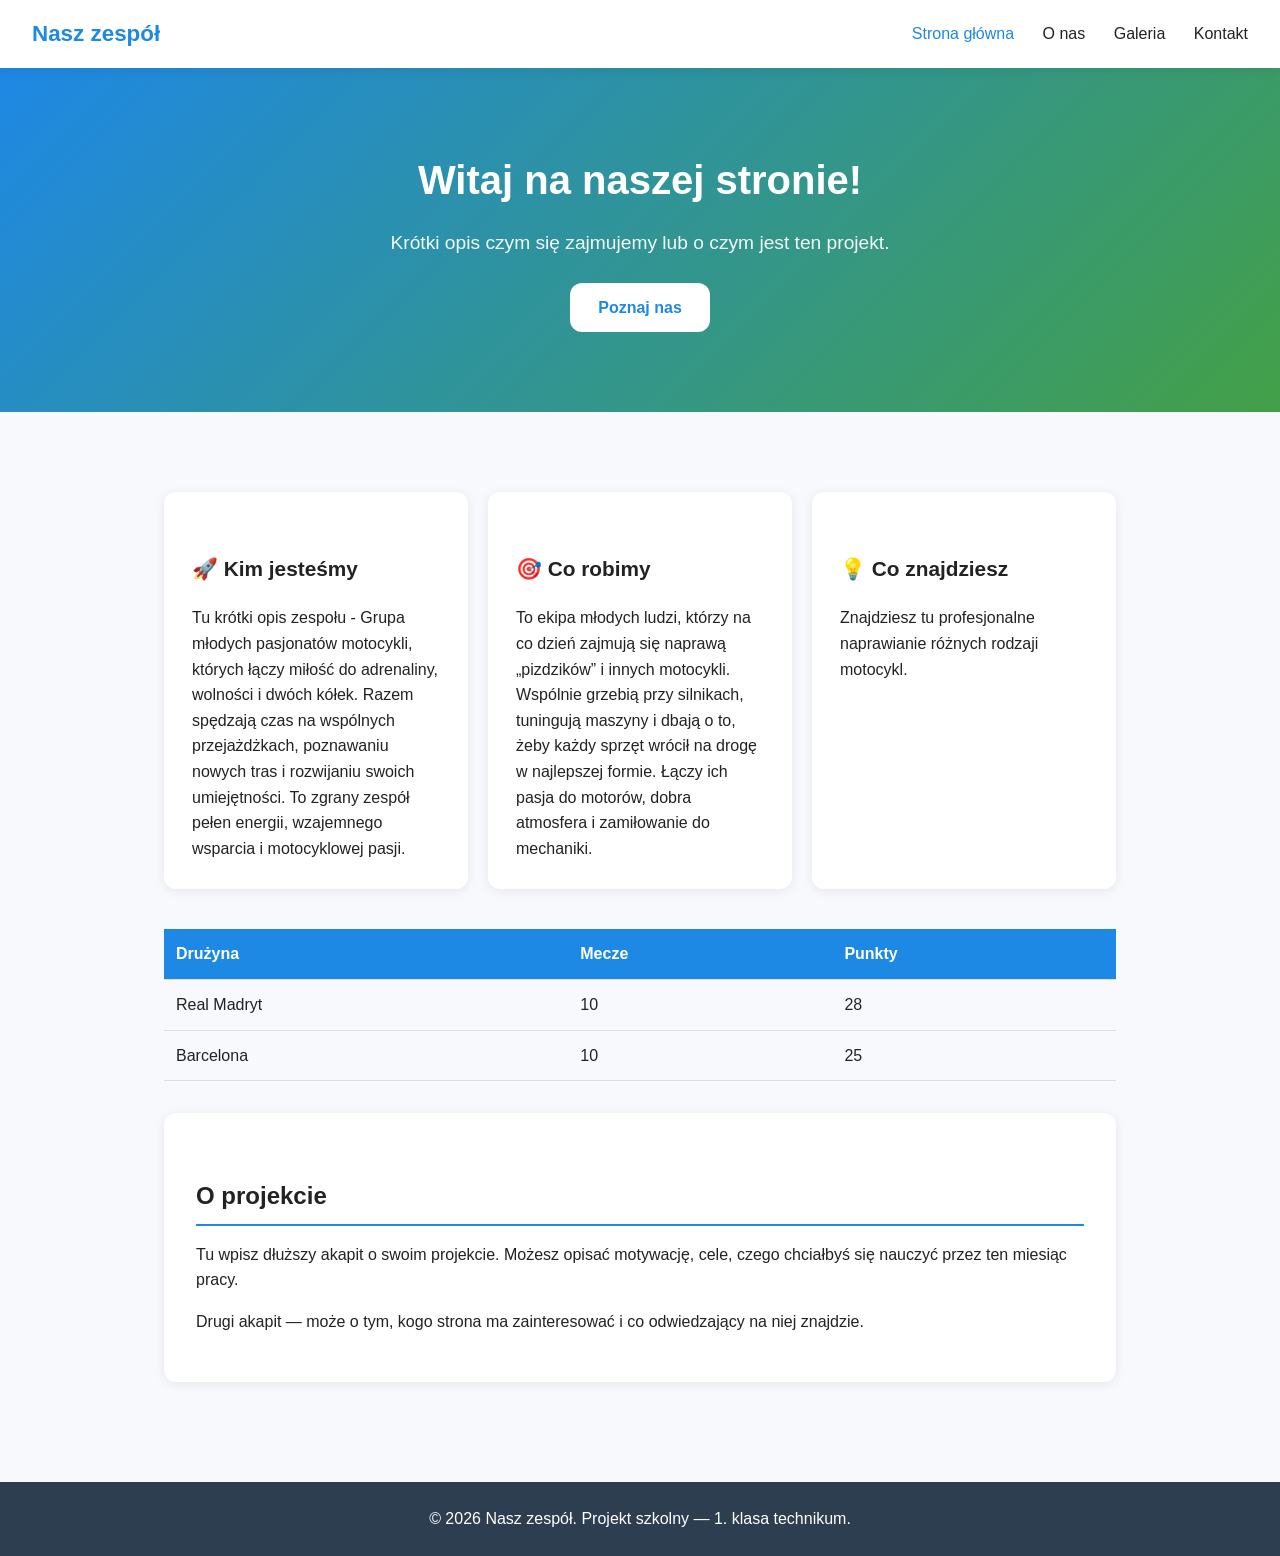
<file: index.html>
<!DOCTYPE html>
<html lang="pl">
<head>
  <meta charset="UTF-8">
  <meta name="viewport" content="width=device-width, initial-scale=1.0">
  <title>Nasz zespół — Z</title>
  <link rel="stylesheet" href="style.css">
</head>
<body>

  <header class="topbar">
    <div class="logo">Nasz zespół</div>
    <nav>
      <a href="index.html" class="active">Strona główna</a>
      <a href="o-nas.html">O nas</a>
       <a href="galeria.html">Galeria</a>
      <a href="kontakt.html">Kontakt</a>
    </nav>
  </header>

  <section class="hero">
    <h1>Witaj na naszej stronie!</h1>
    <p>Krótki opis czym się zajmujemy lub o czym jest ten projekt.</p>
    <a href="o-nas.html" class="btn">Poznaj nas</a>
  </section>

  <main class="container">

    <section class="card-grid">
      <article class="card">
        <h2>🚀 Kim jesteśmy</h2>
        <p>Tu krótki opis zespołu - Grupa młodych pasjonatów motocykli, których łączy miłość do adrenaliny,
         wolności i dwóch kółek. Razem spędzają czas na wspólnych przejażdżkach, poznawaniu nowych tras i
          rozwijaniu swoich umiejętności. To zgrany zespół pełen energii, wzajemnego wsparcia i motocyklowej pasji.
</p>
      </article>
      <article class="card">
        <h2>🎯 Co robimy</h2>
        <p>To ekipa młodych ludzi, którzy na co dzień zajmują się naprawą „pizdzików” i innych motocykli.
          Wspólnie grzebią przy silnikach, tuningują maszyny i dbają o to, żeby każdy sprzęt wrócił na drogę w
         najlepszej formie. Łączy ich pasja do motorów, dobra atmosfera i zamiłowanie do mechaniki.
</p>
      </article>
      <article class="card">
        <h2>💡 Co znajdziesz</h2>
       </p> Znajdziesz tu profesjonalne naprawianie różnych rodzaji motocykl. </p>
      
  
      </article>
    </section>
<table>
  <thead>
    <tr>
      <th>Drużyna</th>
      <th>Mecze</th>
      <th>Punkty</th>
    </tr>
  </thead>
  <tbody>
    <tr>
      <td>Real Madryt</td>
      <td>10</td>
      <td>28</td>
    </tr>
    <tr>
      <td>Barcelona</td>
      <td>10</td>
      <td>25</td>
    </tr>
  </tbody>
</table>

    <section class="content">
      <h2>O projekcie</h2>
      <p>
        Tu wpisz dłuższy akapit o swoim projekcie. Możesz opisać motywację,
        cele, czego chciałbyś się nauczyć przez ten miesiąc pracy.
      </p>
      <p>
        Drugi akapit — może o tym, kogo strona ma zainteresować i co
        odwiedzający na niej znajdzie.
      </p>
    </section>

  </main>

  <footer class="footer">
    <p>&copy; 2026 Nasz zespół. Projekt szkolny — 1. klasa technikum.</p>
  </footer>

</body>
</html>
</file>
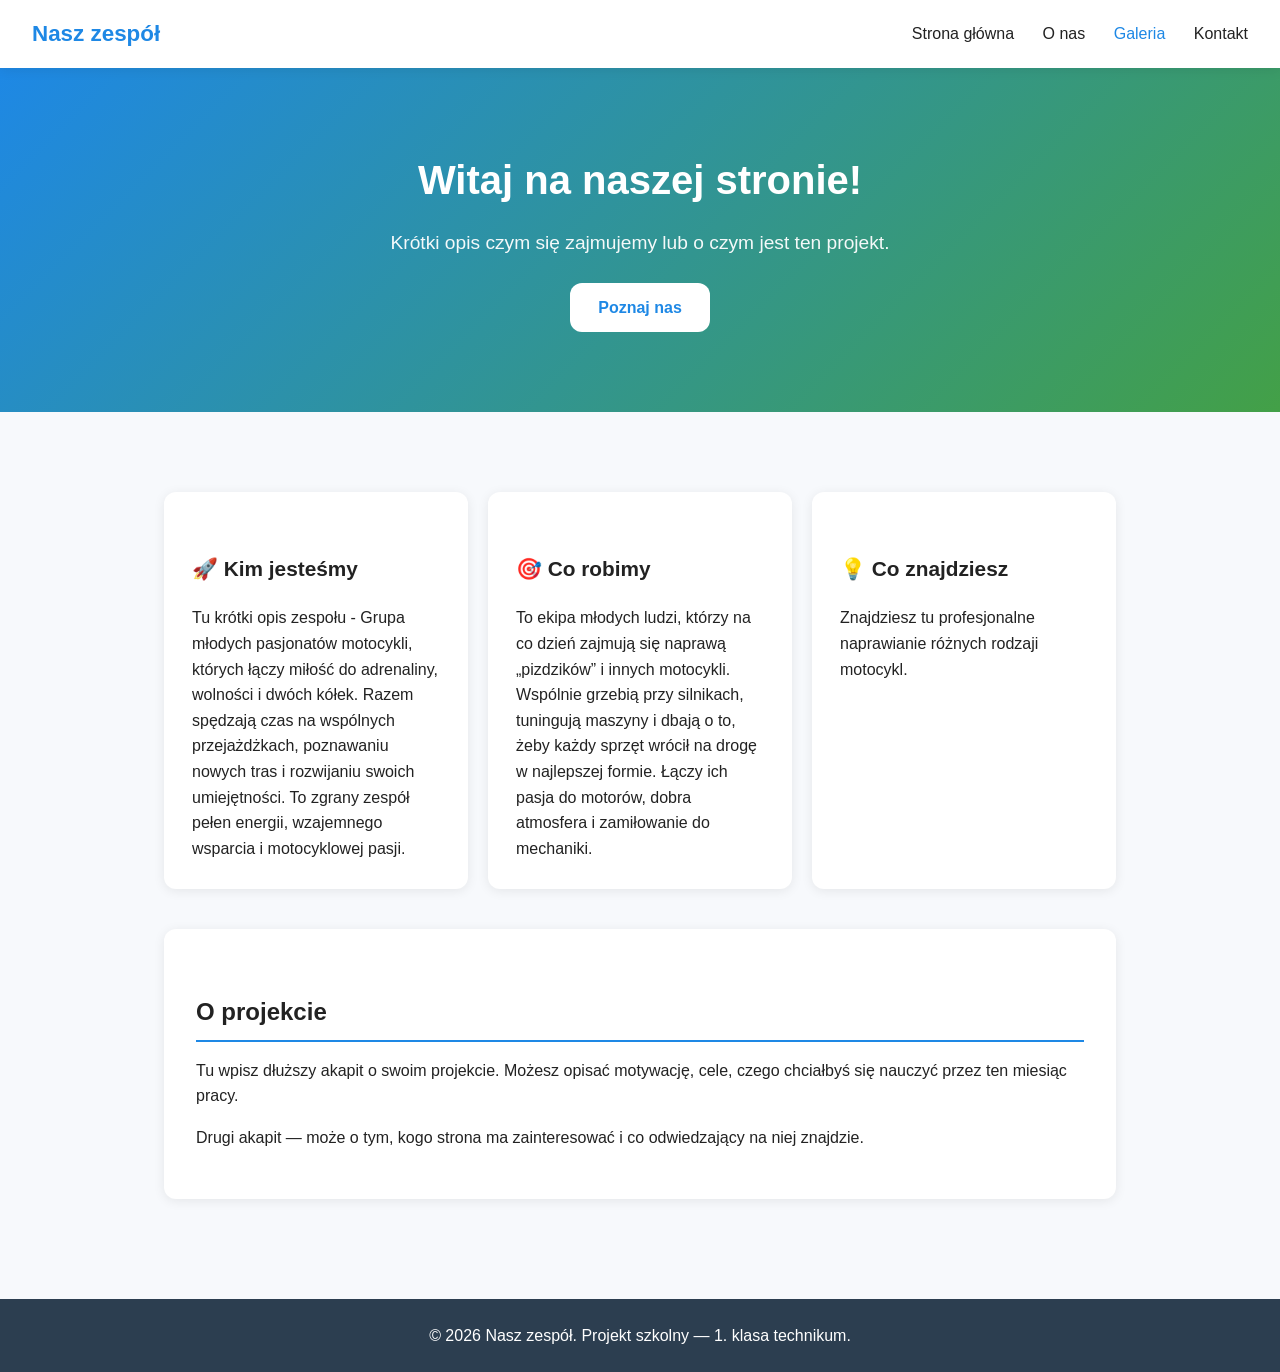
<file: galeria.html>
<!DOCTYPE html>
<html lang="pl">
<head>
  <meta charset="UTF-8">
  <meta name="viewport" content="width=device-width, initial-scale=1.0">
  <title>Nasz zespół — Z</title>
  <link rel="stylesheet" href="style.css">
</head>
<body>

  <header class="topbar">
    <div class="logo">Nasz zespół</div>
    <nav>
      <a href="index.html" >Strona główna</a>
      <a href="o-nas.html">O nas</a>
       <a href="galeria.html"class="active" >Galeria</a>
      <a href="kontakt.html">Kontakt</a>
    </nav>
  </header>

  <section class="hero">
    <h1>Witaj na naszej stronie!</h1>
    <p>Krótki opis czym się zajmujemy lub o czym jest ten projekt.</p>
    <a href="o-nas.html" class="btn">Poznaj nas</a>
  </section>

  <main class="container">

    <section class="card-grid">
      <article class="card">
        <h2>🚀 Kim jesteśmy</h2>
        <p>Tu krótki opis zespołu - Grupa młodych pasjonatów motocykli, których łączy miłość do adrenaliny,
         wolności i dwóch kółek. Razem spędzają czas na wspólnych przejażdżkach, poznawaniu nowych tras i
          rozwijaniu swoich umiejętności. To zgrany zespół pełen energii, wzajemnego wsparcia i motocyklowej pasji.
</p>
      </article>
      <article class="card">
        <h2>🎯 Co robimy</h2>
        <p>To ekipa młodych ludzi, którzy na co dzień zajmują się naprawą „pizdzików” i innych motocykli.
          Wspólnie grzebią przy silnikach, tuningują maszyny i dbają o to, żeby każdy sprzęt wrócił na drogę w
         najlepszej formie. Łączy ich pasja do motorów, dobra atmosfera i zamiłowanie do mechaniki.
</p>
      </article>
      <article class="card">
        <h2>💡 Co znajdziesz</h2>
       </p> Znajdziesz tu profesjonalne naprawianie różnych rodzaji motocykl. </p>
      
  
      </article>
    </section>

    <section class="content">
      <h2>O projekcie</h2>
      <p>
        Tu wpisz dłuższy akapit o swoim projekcie. Możesz opisać motywację,
        cele, czego chciałbyś się nauczyć przez ten miesiąc pracy.
      </p>
      <p>
        Drugi akapit — może o tym, kogo strona ma zainteresować i co
        odwiedzający na niej znajdzie.
      </p>
    </section>

  </main>

  <footer class="footer">
    <p>&copy; 2026 Nasz zespół. Projekt szkolny — 1. klasa technikum.</p>
  </footer>

</body>
</html>
</file>
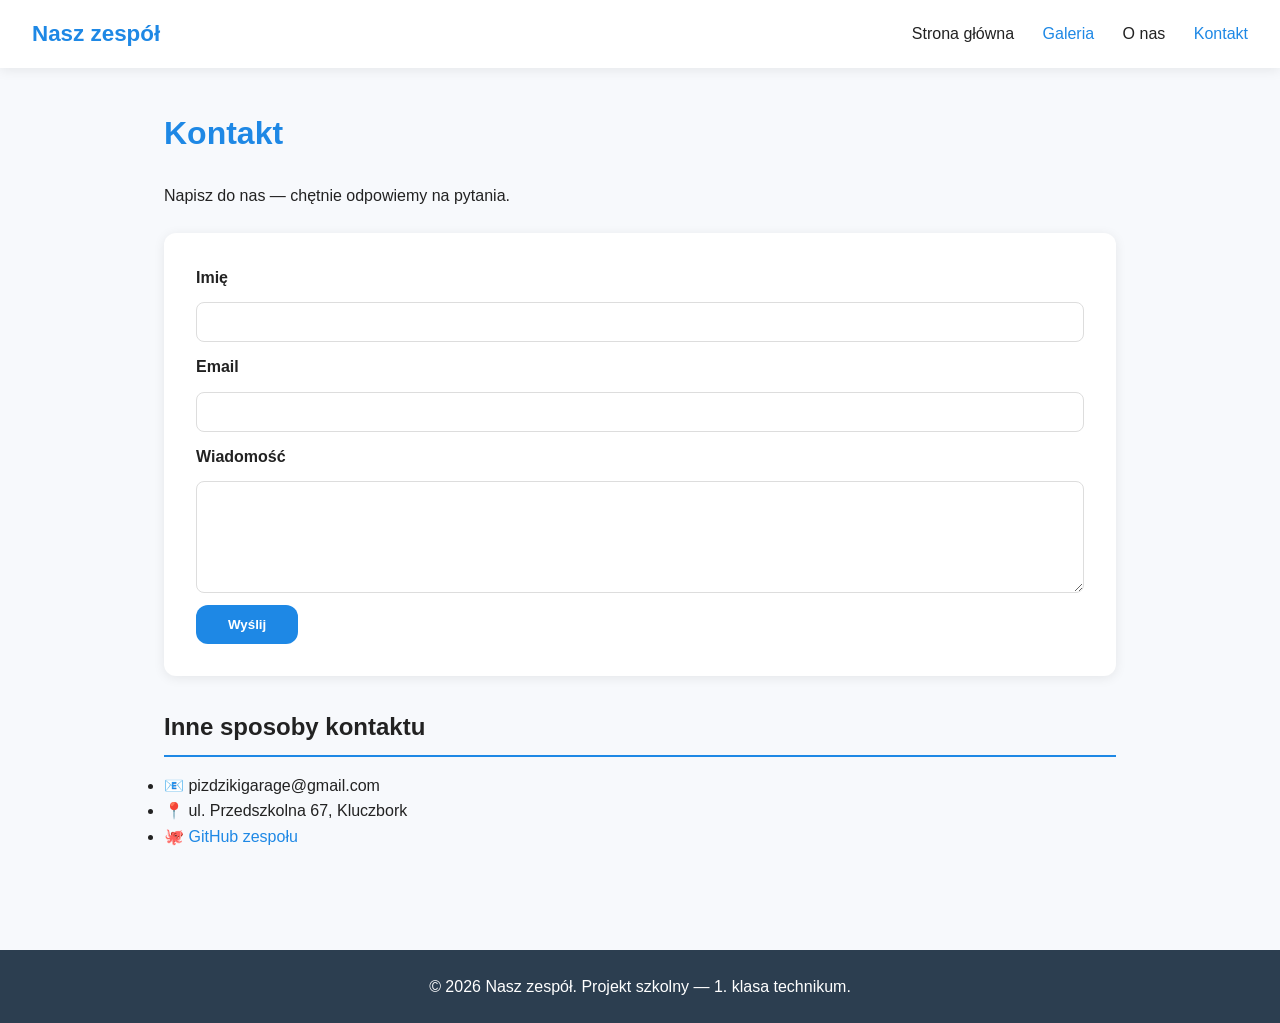
<file: kontakt.html>
<!DOCTYPE html>
<html lang="pl">
<head>
  <meta charset="UTF-8">
  <meta name="viewport" content="width=device-width, initial-scale=1.0">
  <title>Kontakt — Nasz zespół</title>
  <link rel="stylesheet" href="style.css">
</head>
<body>

  <header class="topbar">
    <div class="logo">Nasz zespół</div>
    <nav>
      <a href="index.html">Strona główna</a>
      <a href="galeria.html"class="active" >Galeria</a>
      <a href="o-nas.html">O nas</a>
      <a href="kontakt.html" class="active">Kontakt</a>
    </nav>
  </header>

  <main class="container">

    <h1>Kontakt</h1>
    <p>Napisz do nas — chętnie odpowiemy na pytania.</p>

    <form class="contact-form">

      <label for="imie">Imię</label>
      <input type="text" id="imie" name="imie" required>

      <label for="email">Email</label>
      <input type="email" id="email" name="email" required>

      <label for="wiadomosc">Wiadomość</label>
      <textarea id="wiadomosc" name="wiadomosc" rows="5" required></textarea>

      <button type="submit" class="btn">Wyślij</button>

    </form>

    <section class="info">
      <h2>Inne sposoby kontaktu</h2>
      <ul>
        <li>📧 pizdzikigarage@gmail.com</li>
        <li>📍 ul. Przedszkolna 67, Kluczbork</li>
        <li>🐙 <a href="https://github.com/" target="_blank">GitHub zespołu</a></li>
      </ul>
    </section>

  </main>

  <footer class="footer">
    <p>&copy; 2026 Nasz zespół. Projekt szkolny — 1. klasa technikum.</p>
  </footer>

</body>
</html>
</file>
<file: style.css>
/* ===== ZMIENNE — zmień tutaj, żeby zmienić wygląd całej strony ===== */
:root {
  --kolor-glowny: #1e88e5;
  --kolor-akcent: #43a047;
  --kolor-tlo: #f7f9fc;
  --kolor-karty: #ffffff;
  --kolor-tekst: #222;
  --kolor-tekst-jasny: #666;
  --cien: 0 2px 12px rgba(0, 0, 0, 0.08);
  --zaokraglenie: 12px;
}

/* ===== RESET I BAZOWE STYLE ===== */
* {
  box-sizing: border-box;
  margin: 0;
  padding: 0;
}

body {
  font-family: "Segoe UI", "Helvetica Neue", sans-serif;
  background: var(--kolor-tlo);
  color: var(--kolor-tekst);
  line-height: 1.6;
}

a { color: var(--kolor-glowny); text-decoration: none; }
a:hover { text-decoration: underline; }

/* ===== NAGŁÓWEK Z MENU ===== */
.topbar {
  background: var(--kolor-karty);
  display: flex;
  justify-content: space-between;
  align-items: center;
  padding: 16px 32px;
  box-shadow: var(--cien);
  position: sticky;
  top: 0;
  z-index: 100;
}

.logo {
  font-size: 1.4rem;
  font-weight: 700;
  color: var(--kolor-glowny);
}

.topbar nav a {
  margin-left: 24px;
  color: var(--kolor-tekst);
  font-weight: 500;
}

.topbar nav a.active,
.topbar nav a:hover {
  color: var(--kolor-glowny);
  text-decoration: none;
}

/* ===== SEKCJA POWITALNA (HERO) ===== */
.hero {
  background: linear-gradient(135deg, var(--kolor-glowny), var(--kolor-akcent));
  color: white;
  padding: 80px 32px;
  text-align: center;
}

.hero h1 { font-size: 2.5rem; margin-bottom: 16px; }
.hero p { font-size: 1.2rem; opacity: 0.95; margin-bottom: 24px; }

.btn {
  display: inline-block;
  padding: 12px 28px;
  background: white;
  color: var(--kolor-glowny);
  border-radius: var(--zaokraglenie);
  font-weight: 600;
  border: none;
  cursor: pointer;
  transition: transform 0.2s;
}

.btn:hover { transform: translateY(-2px); text-decoration: none; }

/* ===== GŁÓWNY KONTENER ===== */
.container {
  max-width: 1000px;
  margin: 0 auto;
  padding: 40px 24px;
}

.container h1 {
  color: var(--kolor-glowny);
  margin-bottom: 24px;
}

.container h2 {
  color: var(--kolor-tekst);
  margin: 32px 0 16px;
  padding-bottom: 8px;
  border-bottom: 2px solid var(--kolor-glowny);
}

/* ===== KAFELKI (GRID) ===== */
.card-grid {
  display: grid;
  grid-template-columns: repeat(auto-fit, minmax(260px, 1fr));
  gap: 20px;
  margin: 40px 0;
}

.card {
  background: var(--kolor-karty);
  padding: 28px;
  border-radius: var(--zaokraglenie);
  box-shadow: var(--cien);
  transition: transform 0.2s;
}

.card:hover { transform: translateY(-4px); }
.card h2 { font-size: 1.3rem; margin-bottom: 12px; border: none; }

/* ===== SEKCJA TREŚCI ===== */
.content {
  background: var(--kolor-karty);
  padding: 32px;
  border-radius: var(--zaokraglenie);
  box-shadow: var(--cien);
  margin-top: 32px;
}

.content p { margin-bottom: 16px; }

/* ===== SIATKA Z CZŁONKAMI ZESPOŁU ===== */
.team-grid {
  display: grid;
  grid-template-columns: repeat(auto-fit, minmax(220px, 1fr));
  gap: 24px;
  margin-top: 32px;
}

.member {
  background: var(--kolor-karty);
  padding: 24px;
  border-radius: var(--zaokraglenie);
  box-shadow: var(--cien);
  text-align: center;
}

.member img {
  width: 140px;
  height: 140px;
  border-radius: 50%;
  object-fit: cover;
  margin-bottom: 16px;
}

.member h3 { margin-bottom: 4px; }
.member .role {
  color: var(--kolor-glowny);
  font-weight: 600;
  font-size: 0.9rem;
  margin-bottom: 12px;
}
.member p { color: var(--kolor-tekst-jasny); font-size: 0.95rem; }

/* ===== FORMULARZ KONTAKTOWY ===== */
.contact-form {
  background: var(--kolor-karty);
  padding: 32px;
  border-radius: var(--zaokraglenie);
  box-shadow: var(--cien);
  display: flex;
  flex-direction: column;
  gap: 12px;
  margin-top: 24px;
}

.contact-form label { font-weight: 600; }

.contact-form input,
.contact-form textarea {
  padding: 10px 14px;
  border: 1px solid #ddd;
  border-radius: 8px;
  font-family: inherit;
  font-size: 1rem;
}

.contact-form input:focus,
.contact-form textarea:focus {
  outline: none;
  border-color: var(--kolor-glowny);
}

.contact-form button {
  align-self: flex-start;
  background: var(--kolor-glowny);
  color: white;
  padding: 12px 32px;
}

/* ===== STOPKA ===== */
.footer {
  background: #2c3e50;
  color: white;
  text-align: center;
  padding: 24px;
  margin-top: 60px;
}

/* ===== RESPONSYWNOŚĆ (TELEFON) ===== */
@media (max-width: 600px) {

  .topbar {
    flex-direction: column;
    gap: 12px;
    padding: 16px;
  }

  .topbar nav a {
    margin: 0 8px;
    font-size: 0.95rem;
  }

  .hero { padding: 50px 20px; }
  .hero h1 { font-size: 1.8rem; }
  .hero p { font-size: 1rem; }

}
table {
  width: 100%;
  border-collapse: collapse;
  margin: 24px 0;
}
th, td {
  padding: 12px;
  text-align: left;
  border-bottom: 1px solid #ddd;
}
th {
  background: var(--kolor-glowny);
  color: white;
}
tr:hover {
  background: #f5f5f5;
}
</file>
